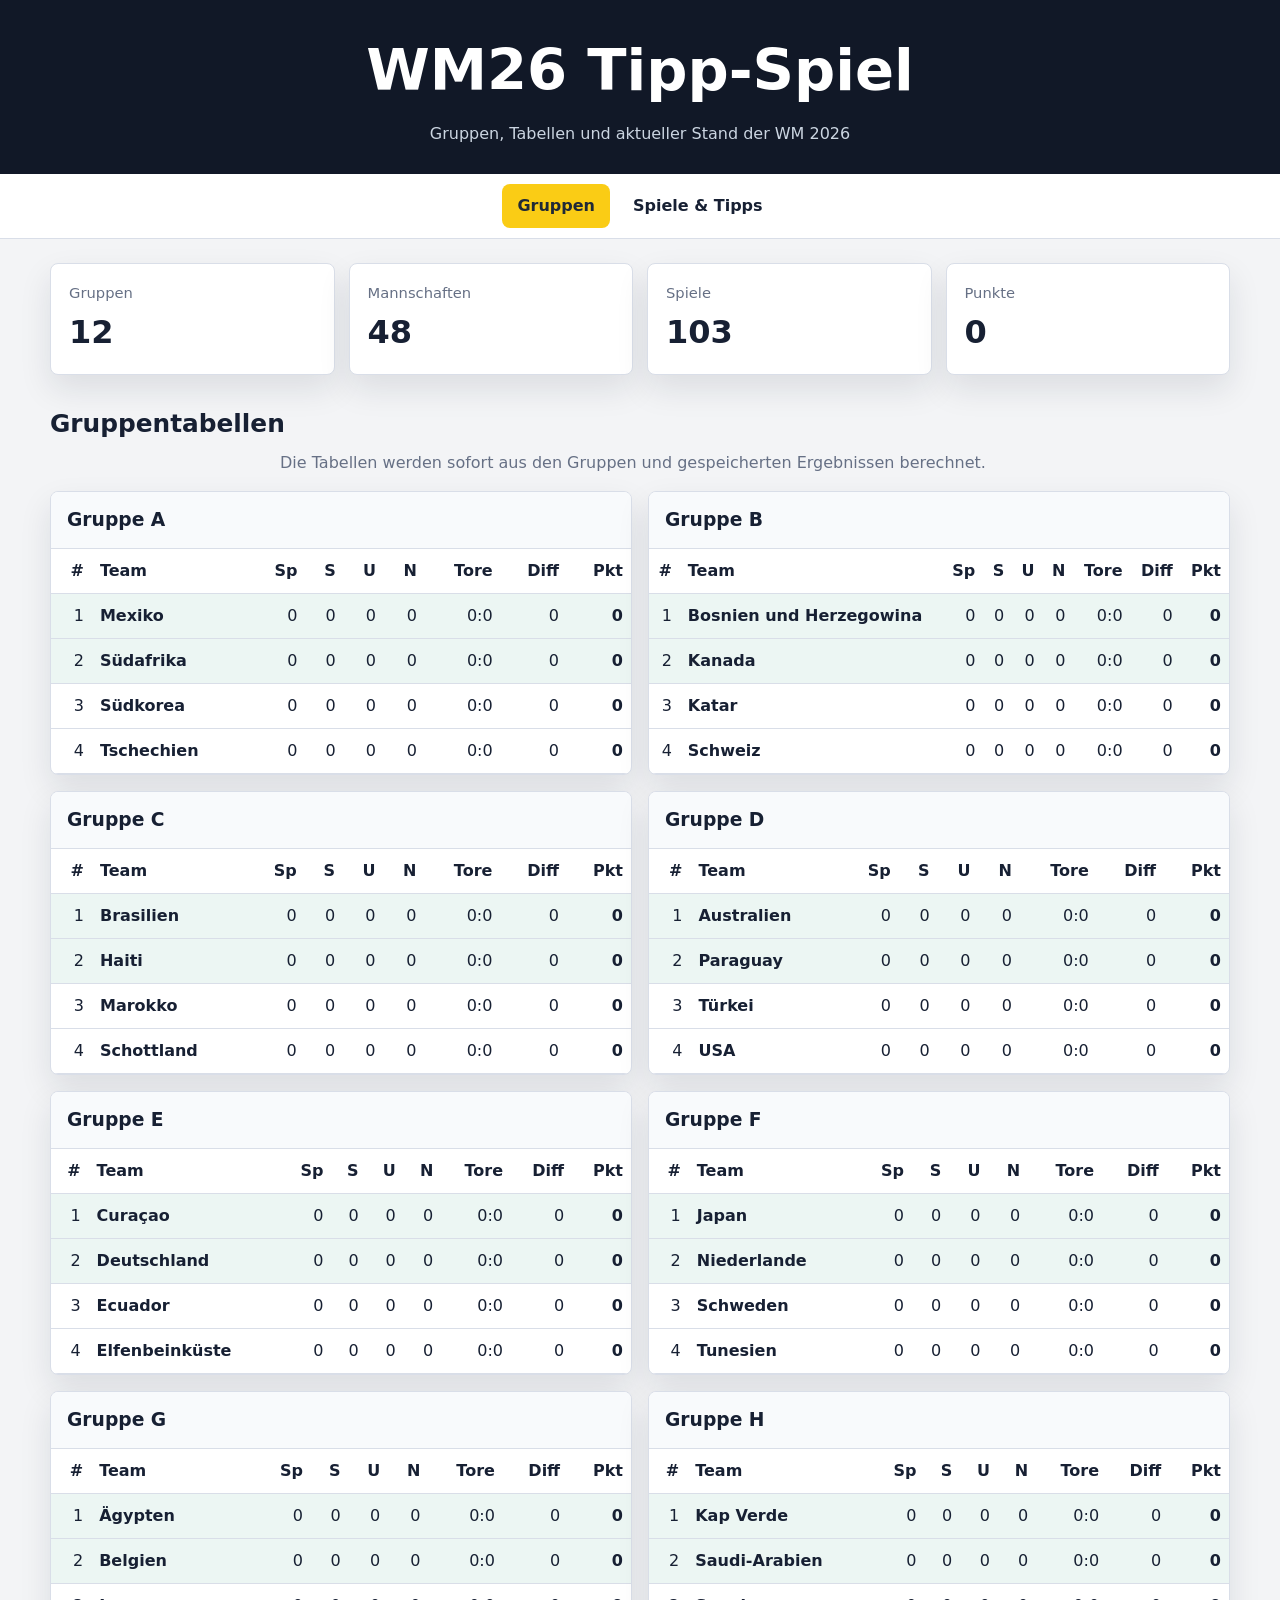
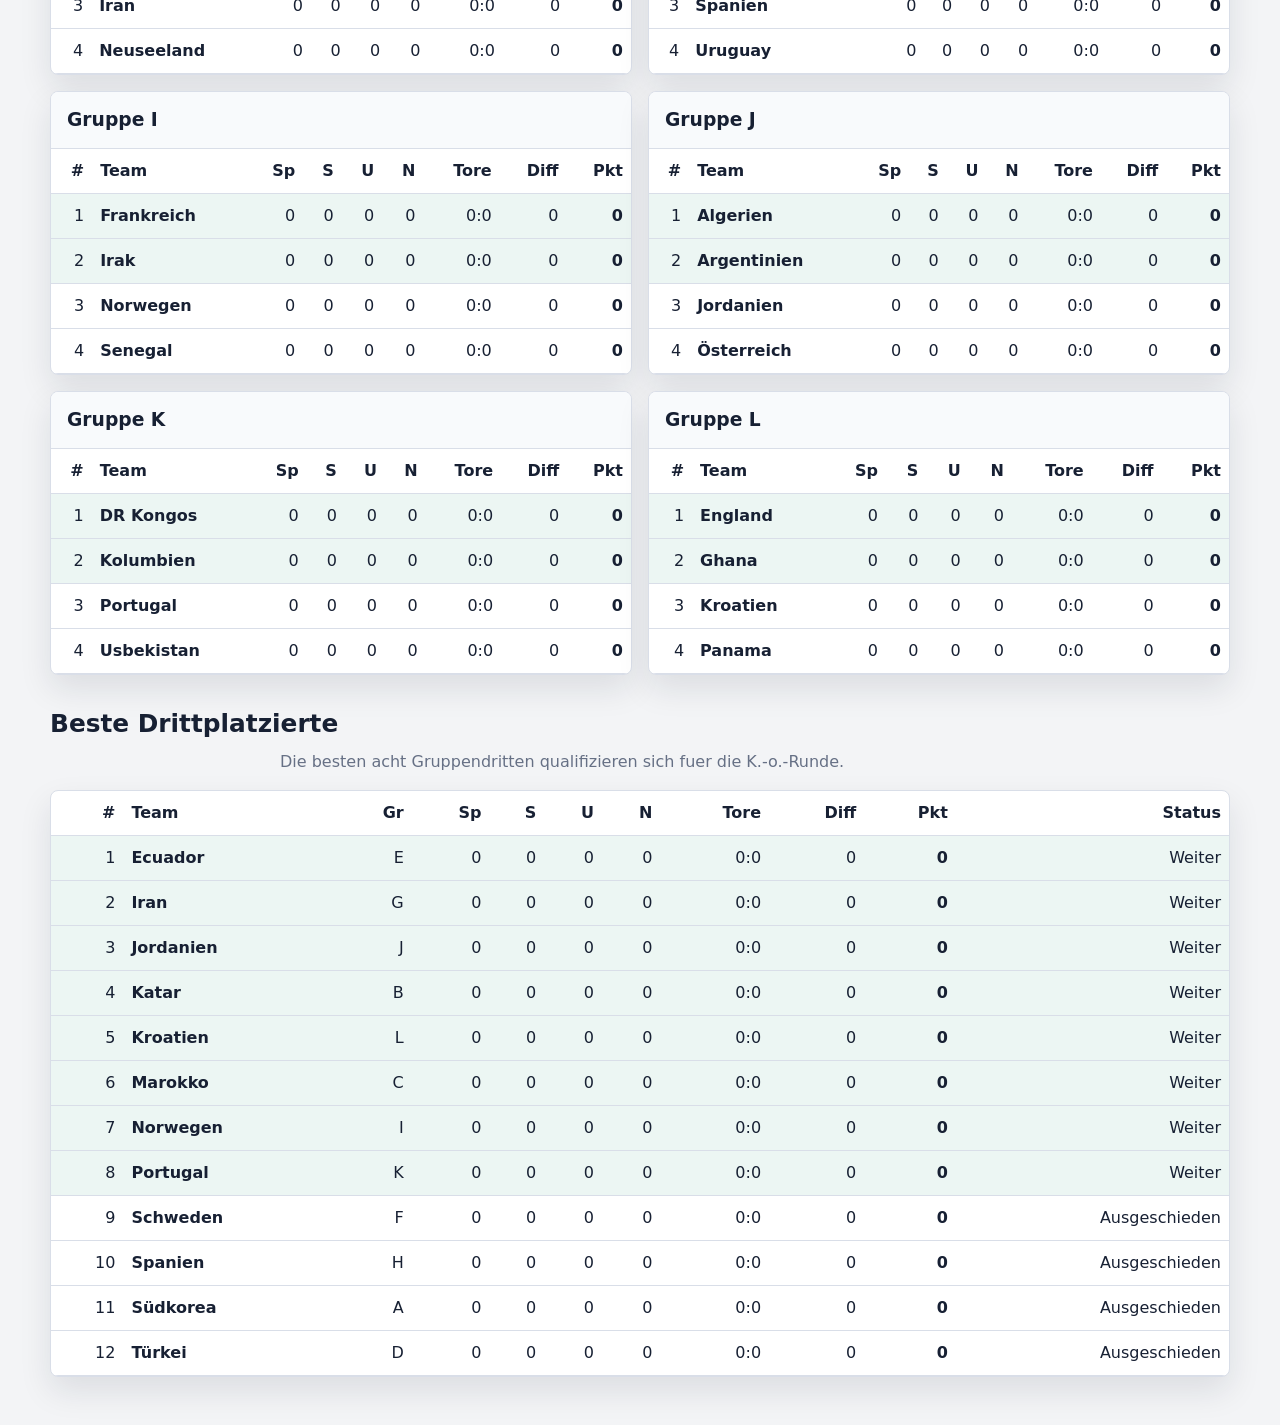
<file: index.html>
<!doctype html>
<html lang="de">
  <head>
    <meta charset="UTF-8" />
    <meta name="viewport" content="width=device-width, initial-scale=1.0" />
    <title>WM26 Tipp-Spiel | Gruppen</title>
    <link rel="stylesheet" href="style.css" />
    <link rel="manifest" href="manifest.json" />
    <meta name="theme-color" content="#facc15" />
    <link rel="apple-touch-icon" href="icons/icon-512.png" />
  </head>

  <body>
    <header class="app-header">
      <h1>WM26 Tipp-Spiel</h1>
      <p>Gruppen, Tabellen und aktueller Stand der WM 2026</p>
    </header>

    <nav class="main-nav" aria-label="Hauptnavigation">
      <a href="index.html" class="active" aria-current="page">Gruppen</a>
      <a href="spiele.html">Spiele & Tipps</a>
    </nav>

    <main class="app">
      <section class="stats-grid" aria-label="Übersicht">
        <div class="stat-card">
          <span>Gruppen</span>
          <strong id="totalGroups">0</strong>
        </div>

        <div class="stat-card">
          <span>Mannschaften</span>
          <strong id="totalTeams">0</strong>
        </div>

        <div class="stat-card">
          <span>Spiele</span>
          <strong id="totalMatches">0</strong>
        </div>

        <div class="stat-card">
          <span>Punkte</span>
          <strong id="totalPoints">0</strong>
        </div>
      </section>

      <section class="section-header">
        <h2>Gruppentabellen</h2>
        <p>Die Tabellen werden sofort aus den Gruppen und gespeicherten Ergebnissen berechnet.</p>
      </section>

      <section id="groupsContainer" class="groups-container" aria-live="polite"></section>

      <section class="section-header">
        <h2>Beste Drittplatzierte</h2>
        <p>Die besten acht Gruppendritten qualifizieren sich fuer die K.-o.-Runde.</p>
      </section>

      <section id="thirdPlaceContainer" class="third-place-container" aria-live="polite"></section>
    </main>

    <script src="data/groups.js"></script>
    <script src="data/matches.js"></script>
    <script src="js/index.js"></script>
  </body>
</html>
</file>
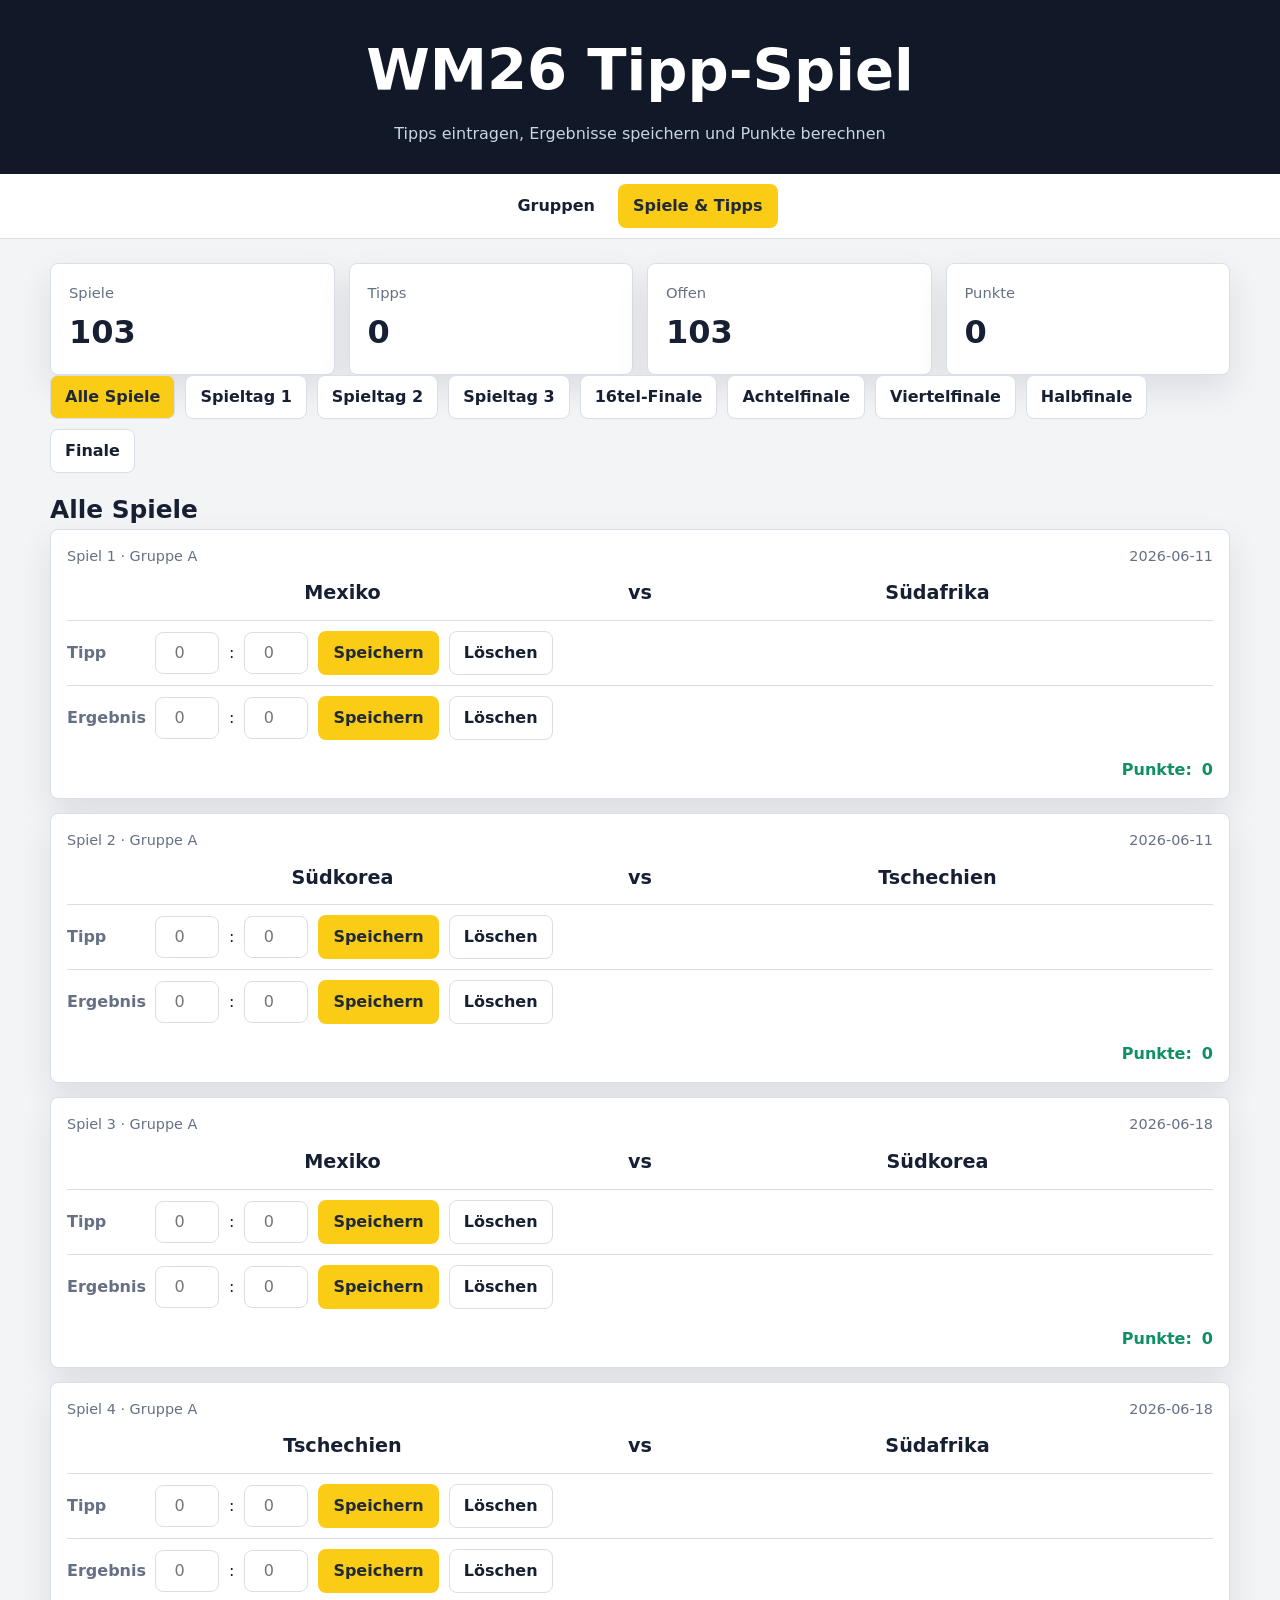
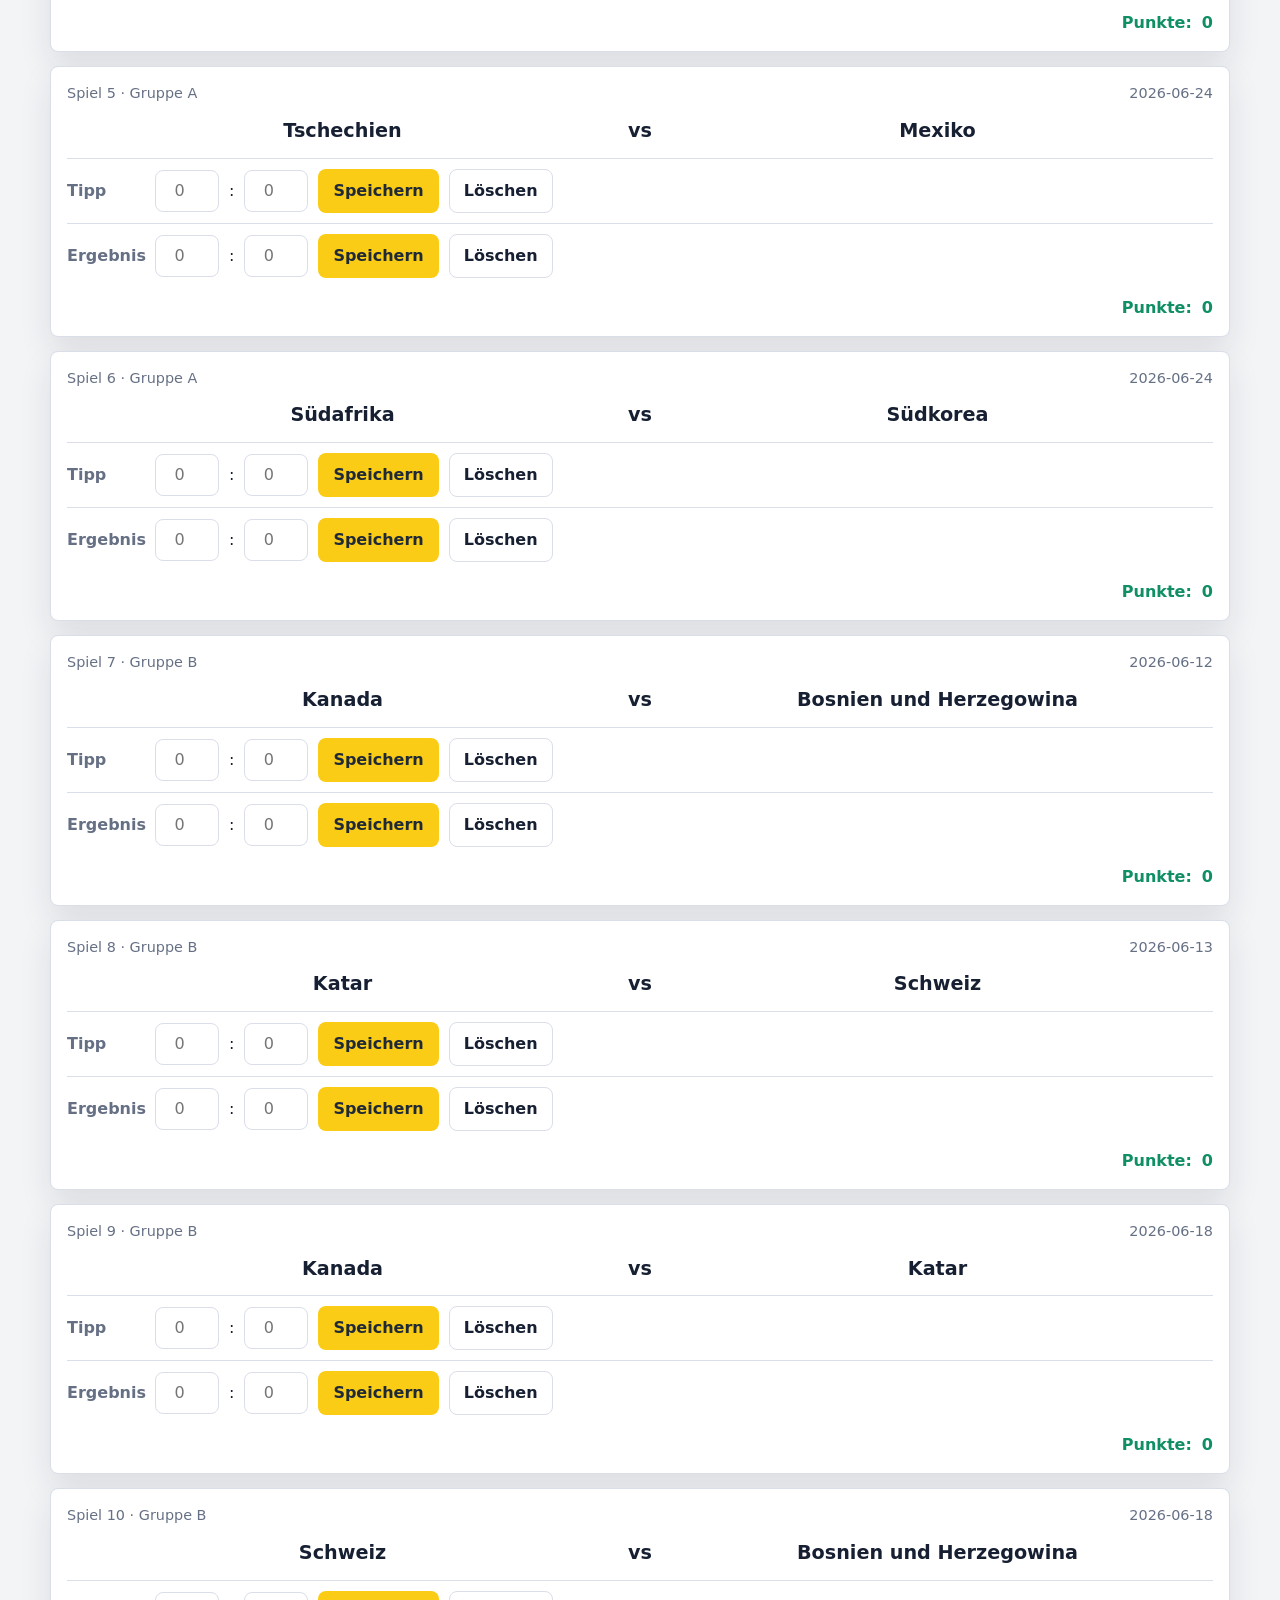
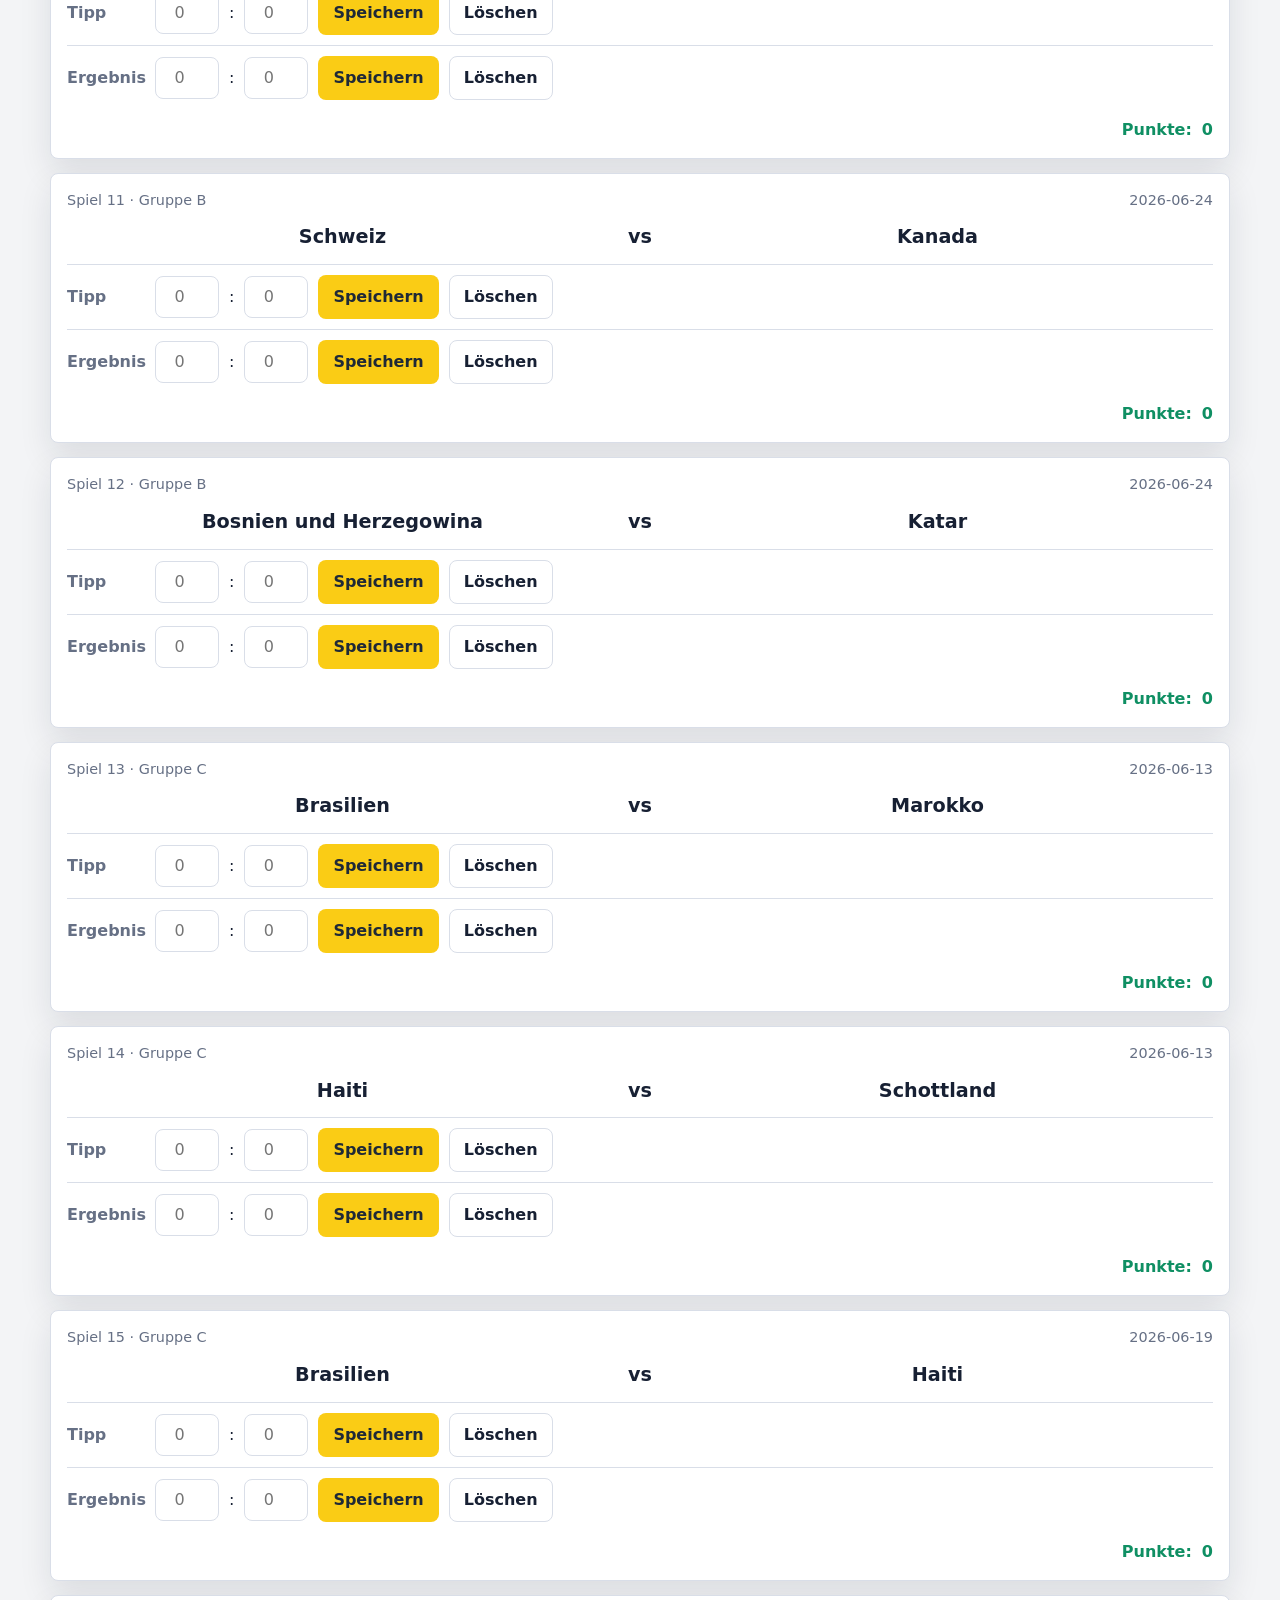
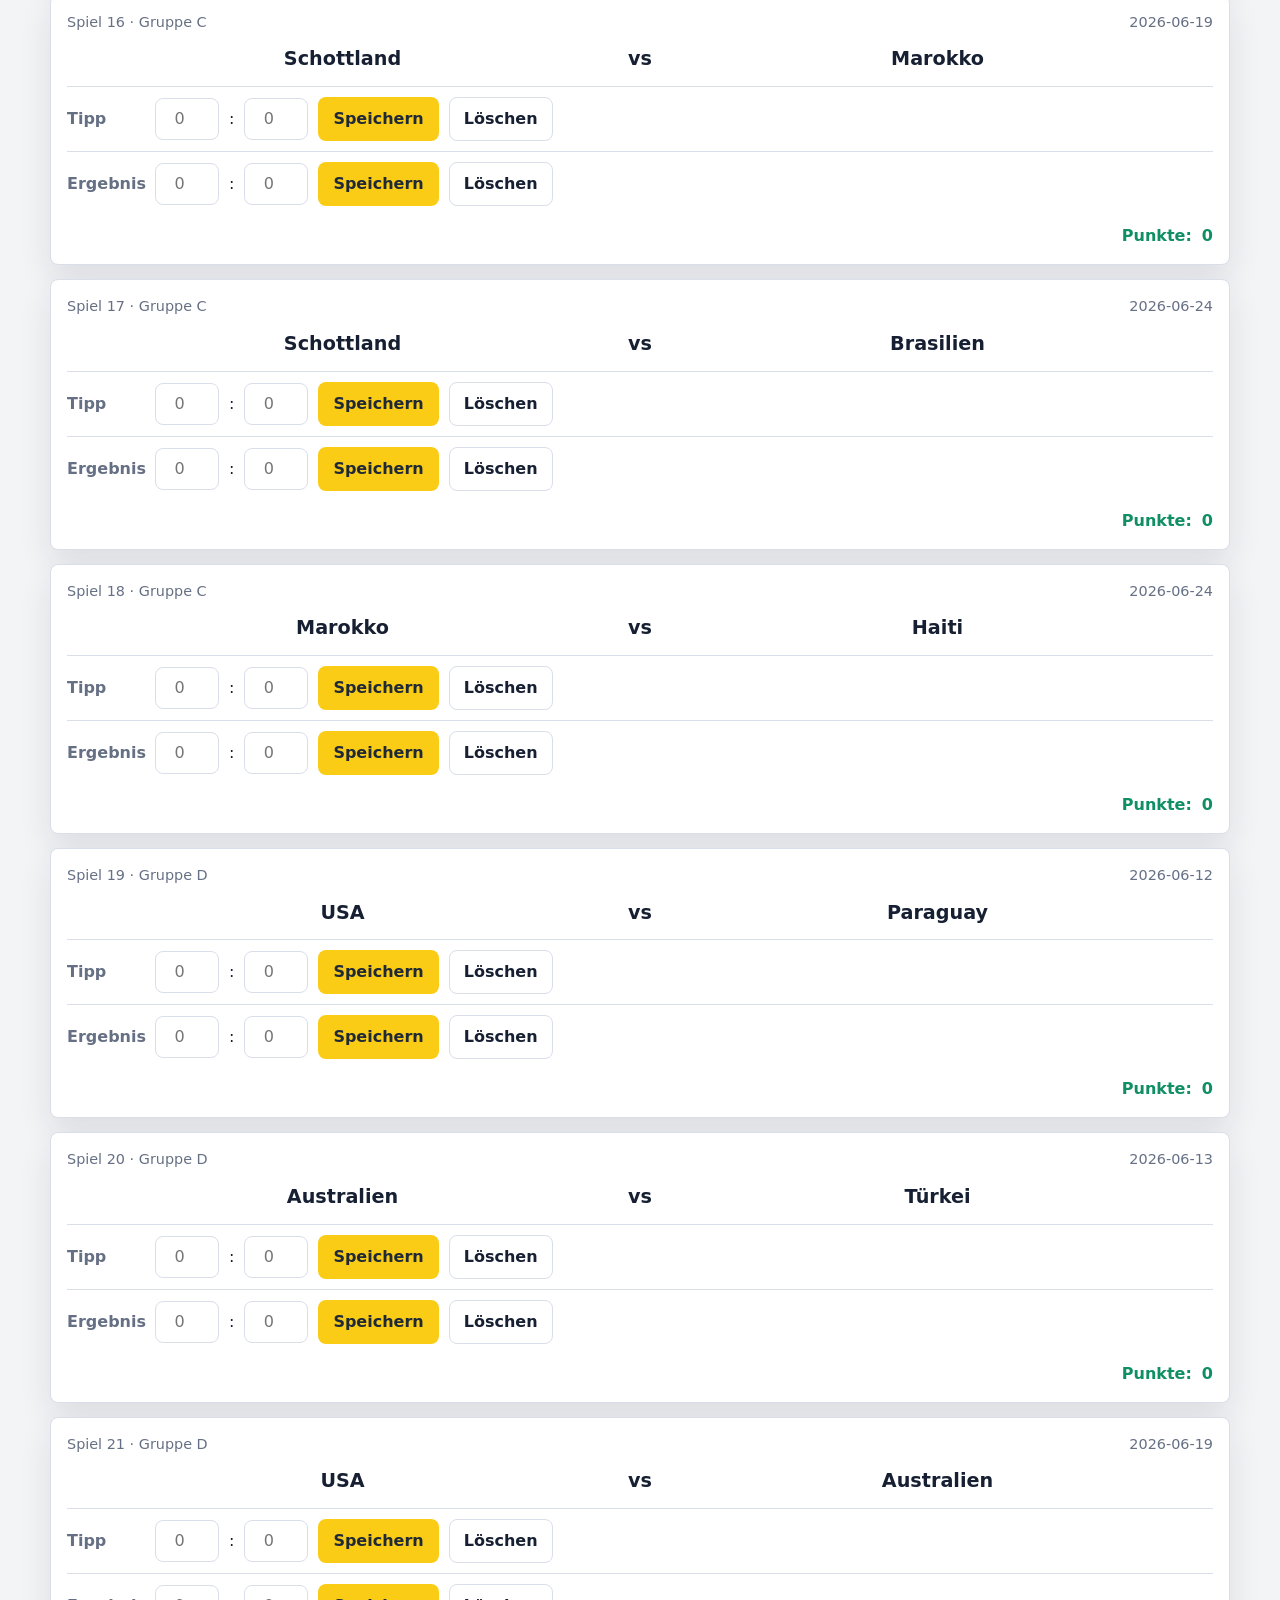
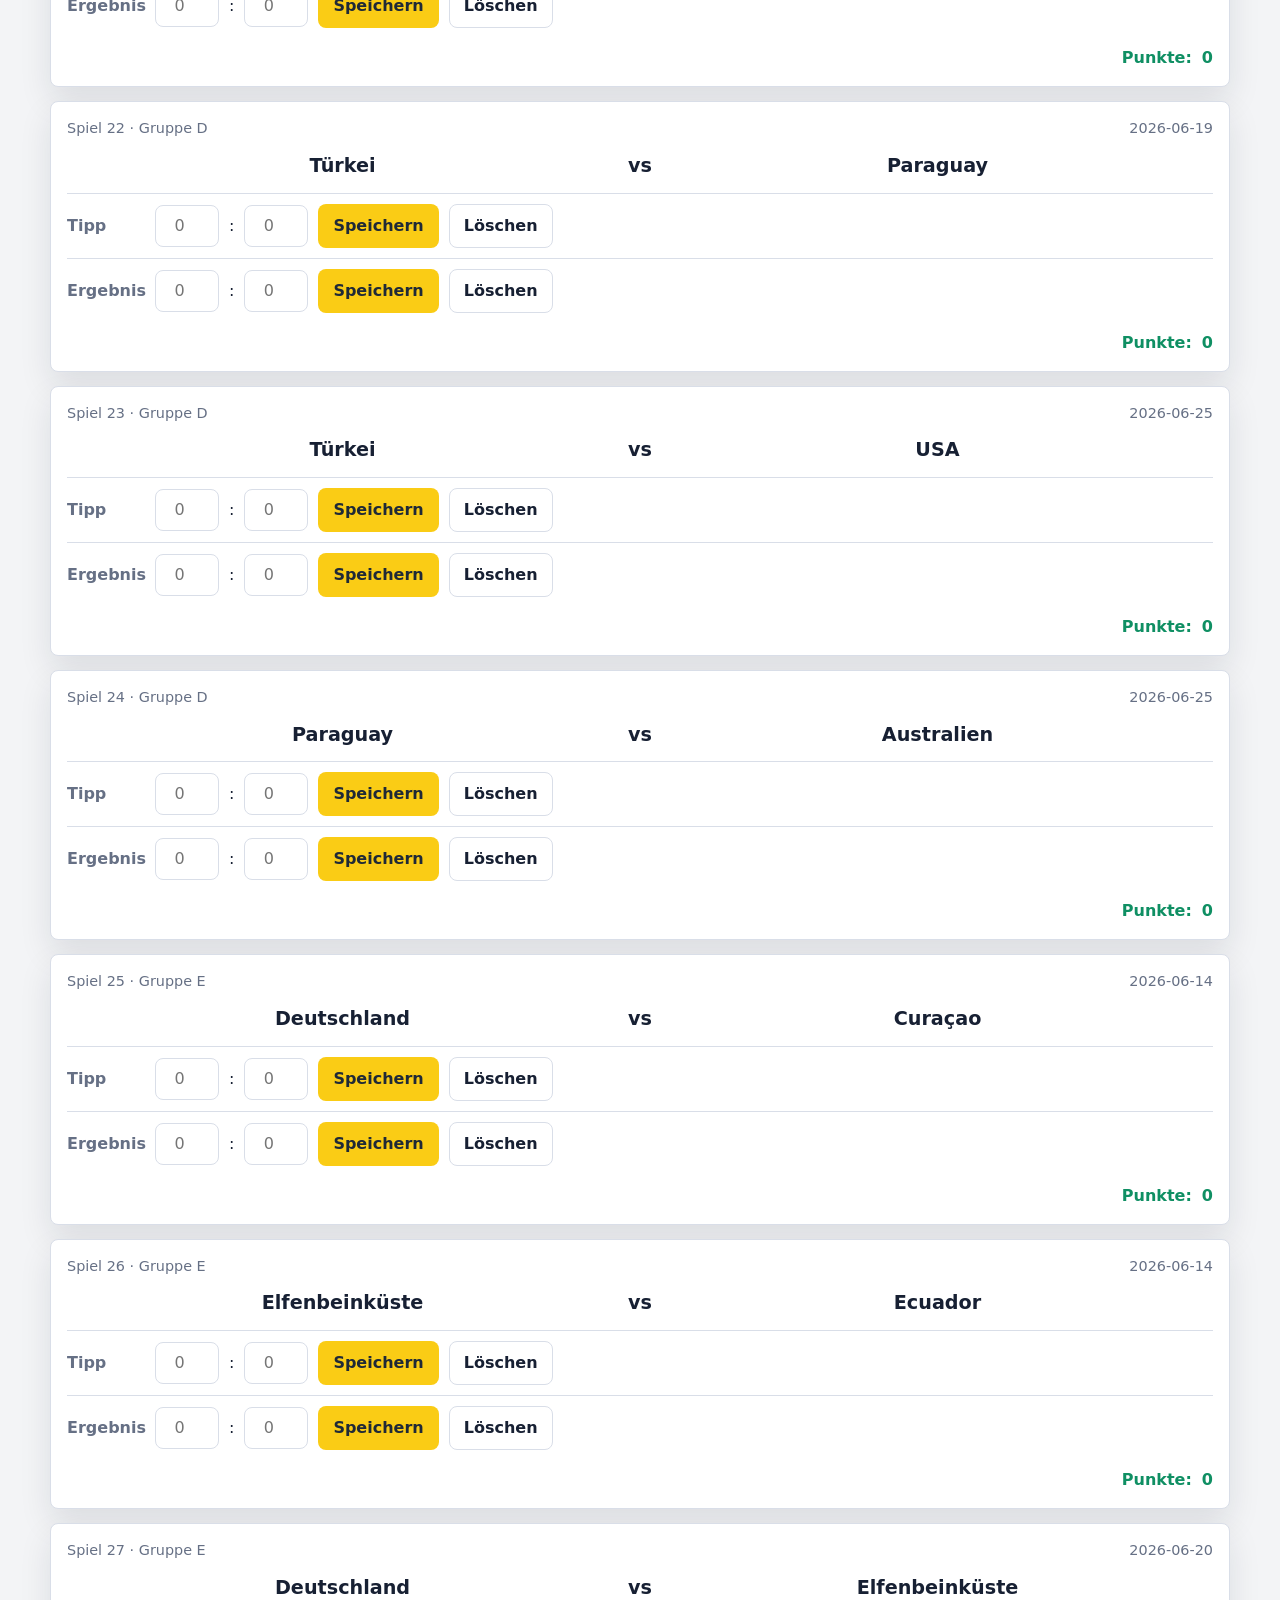
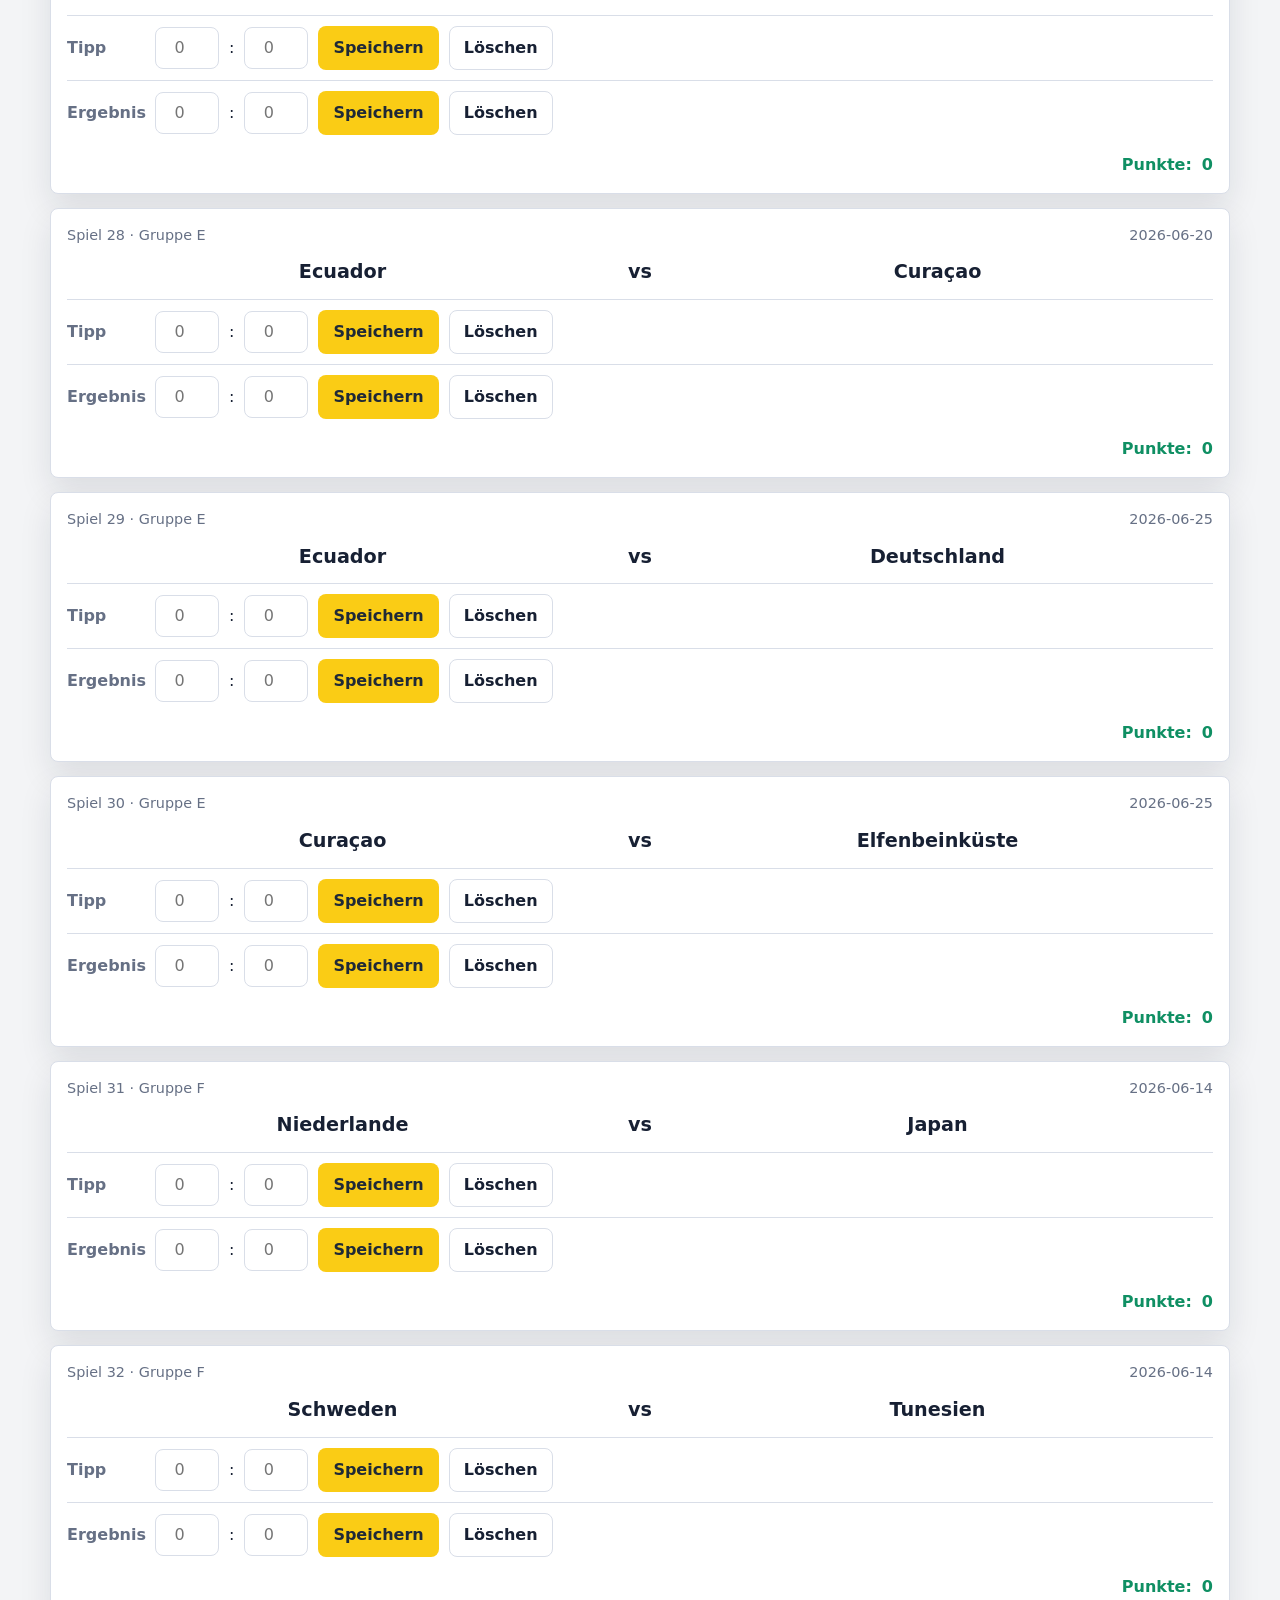
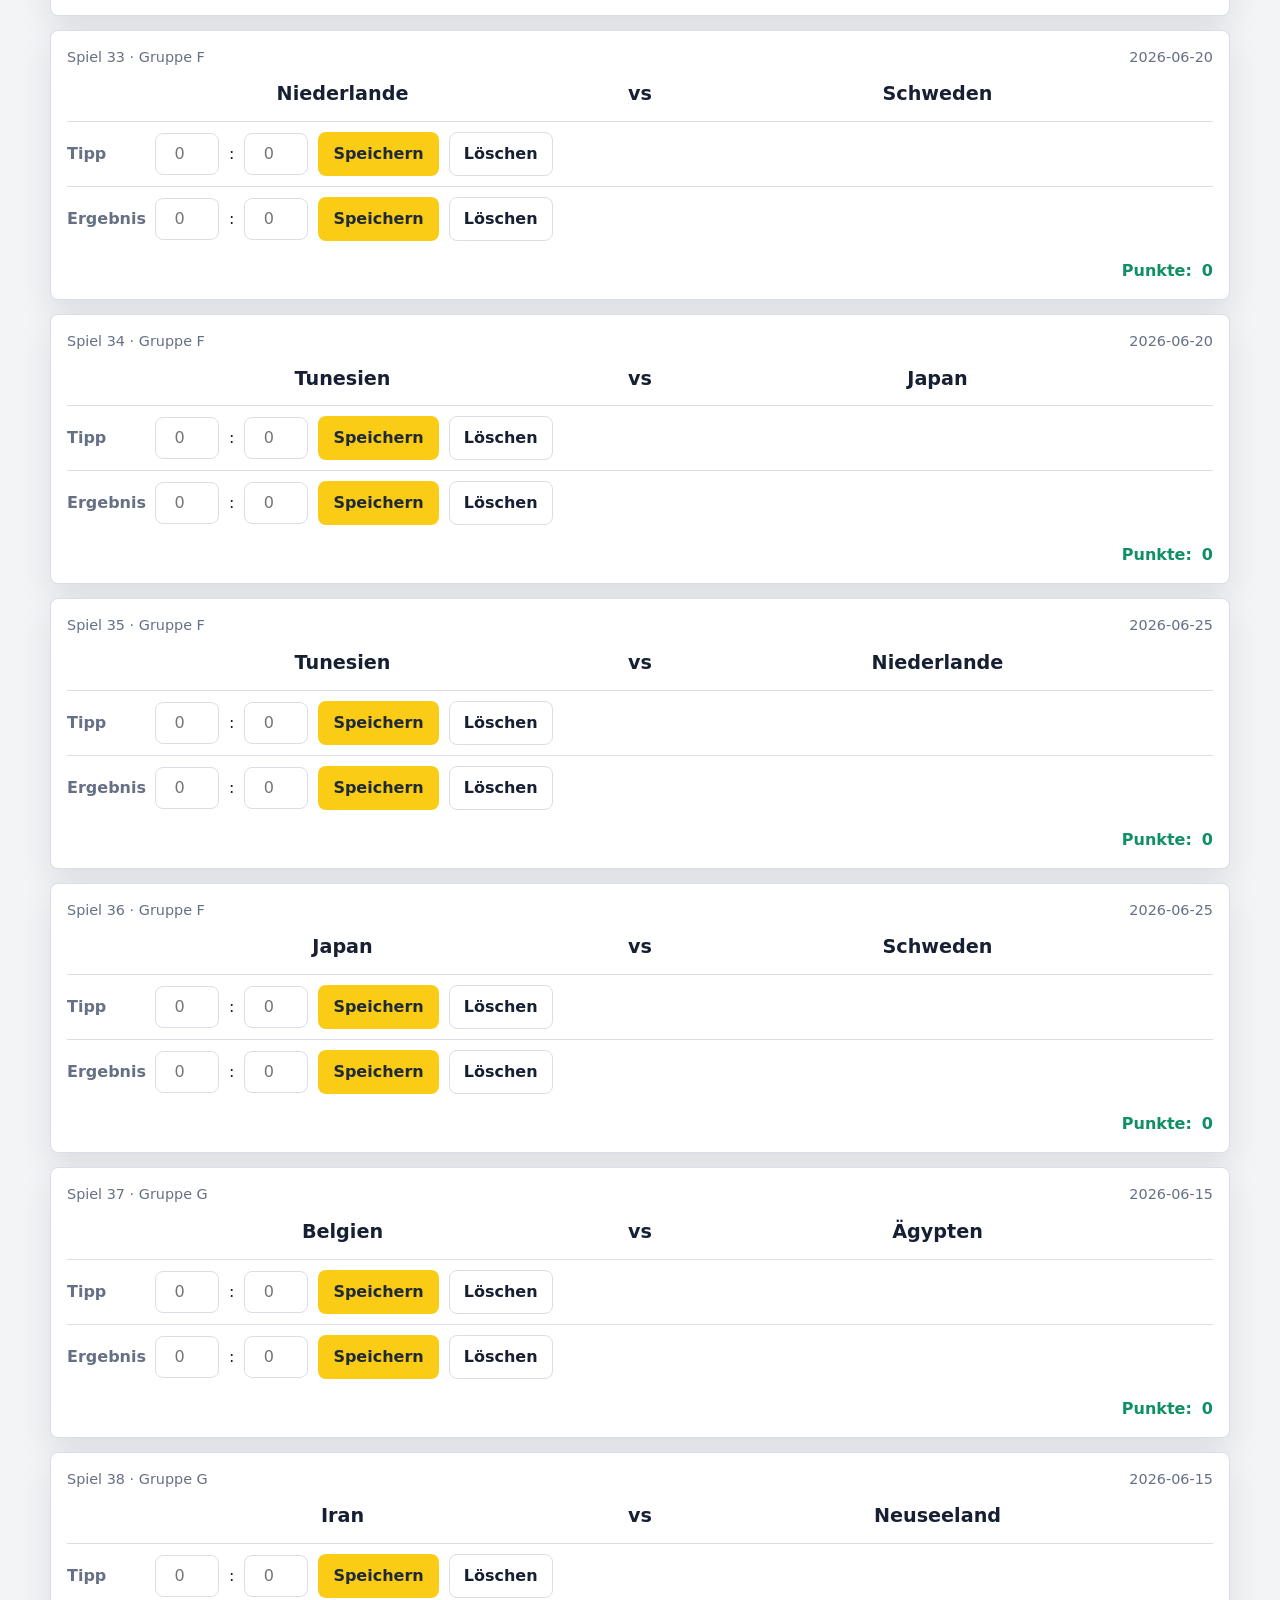
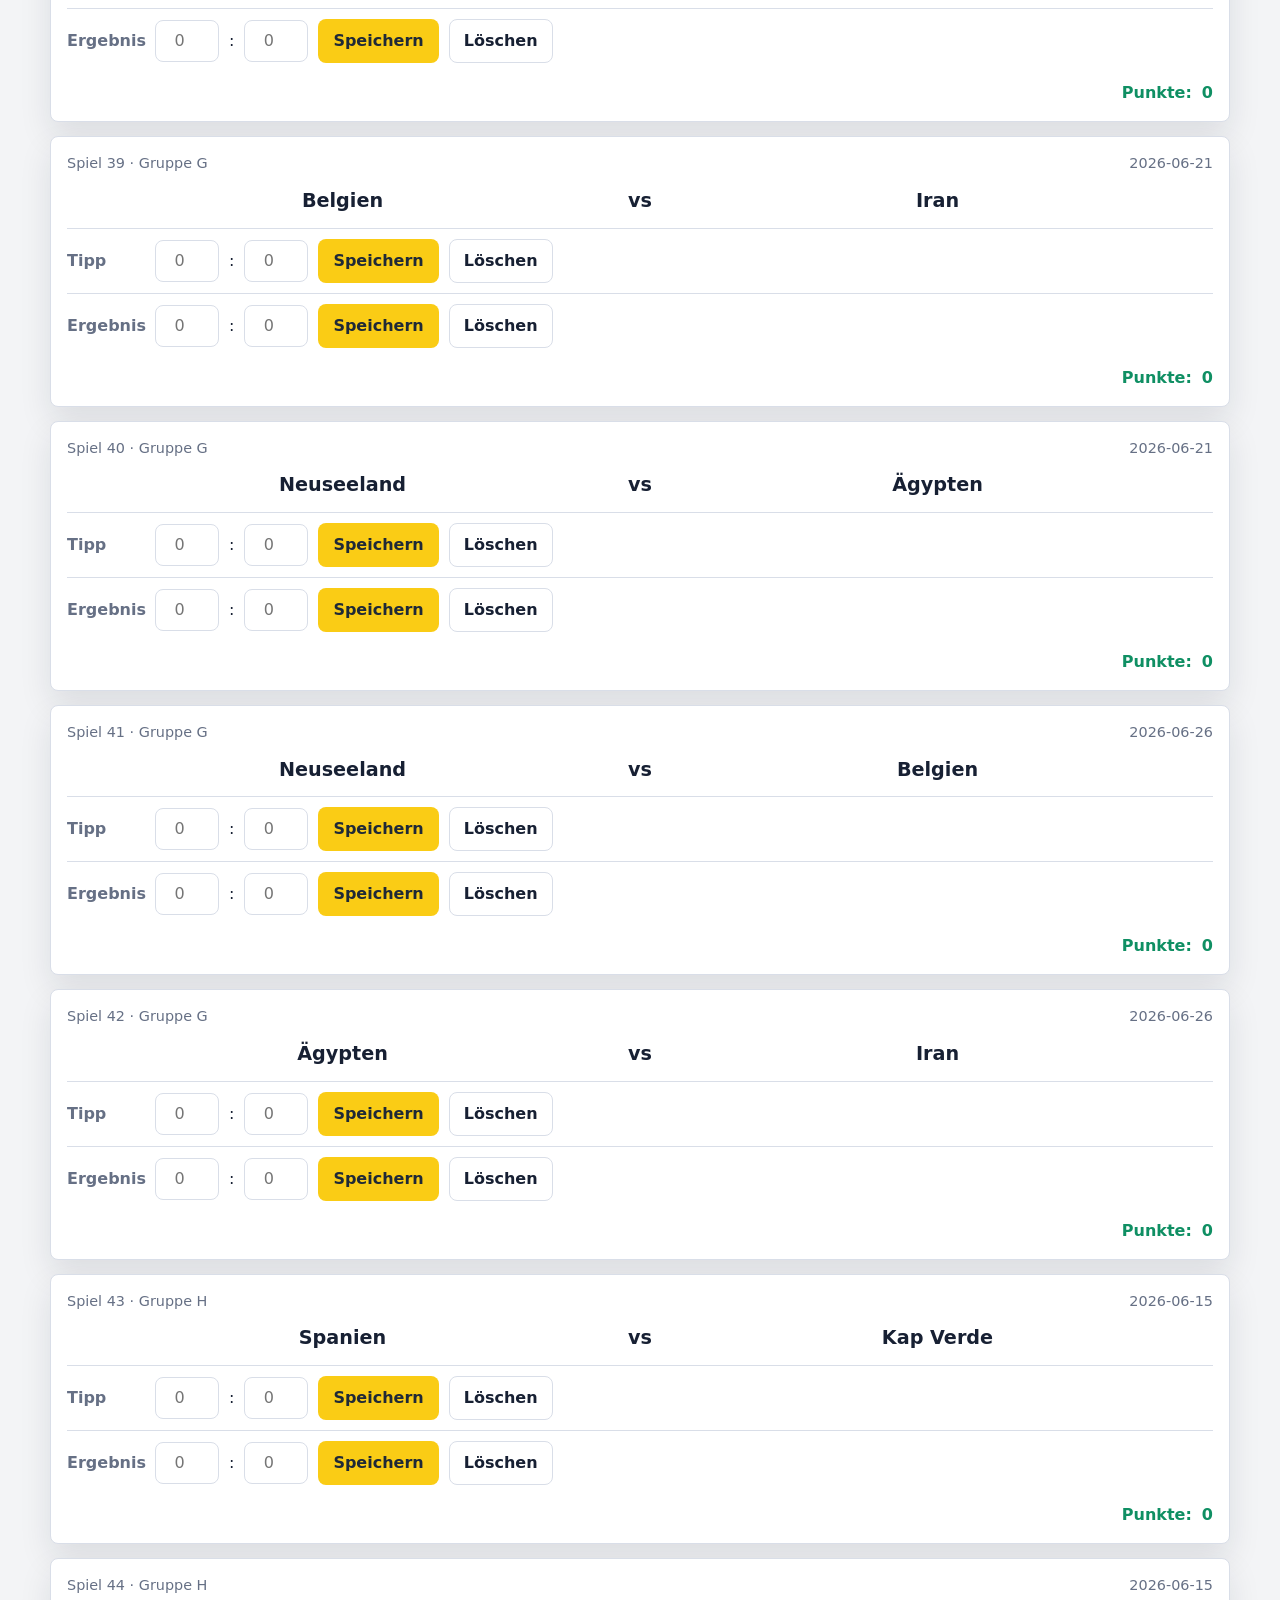
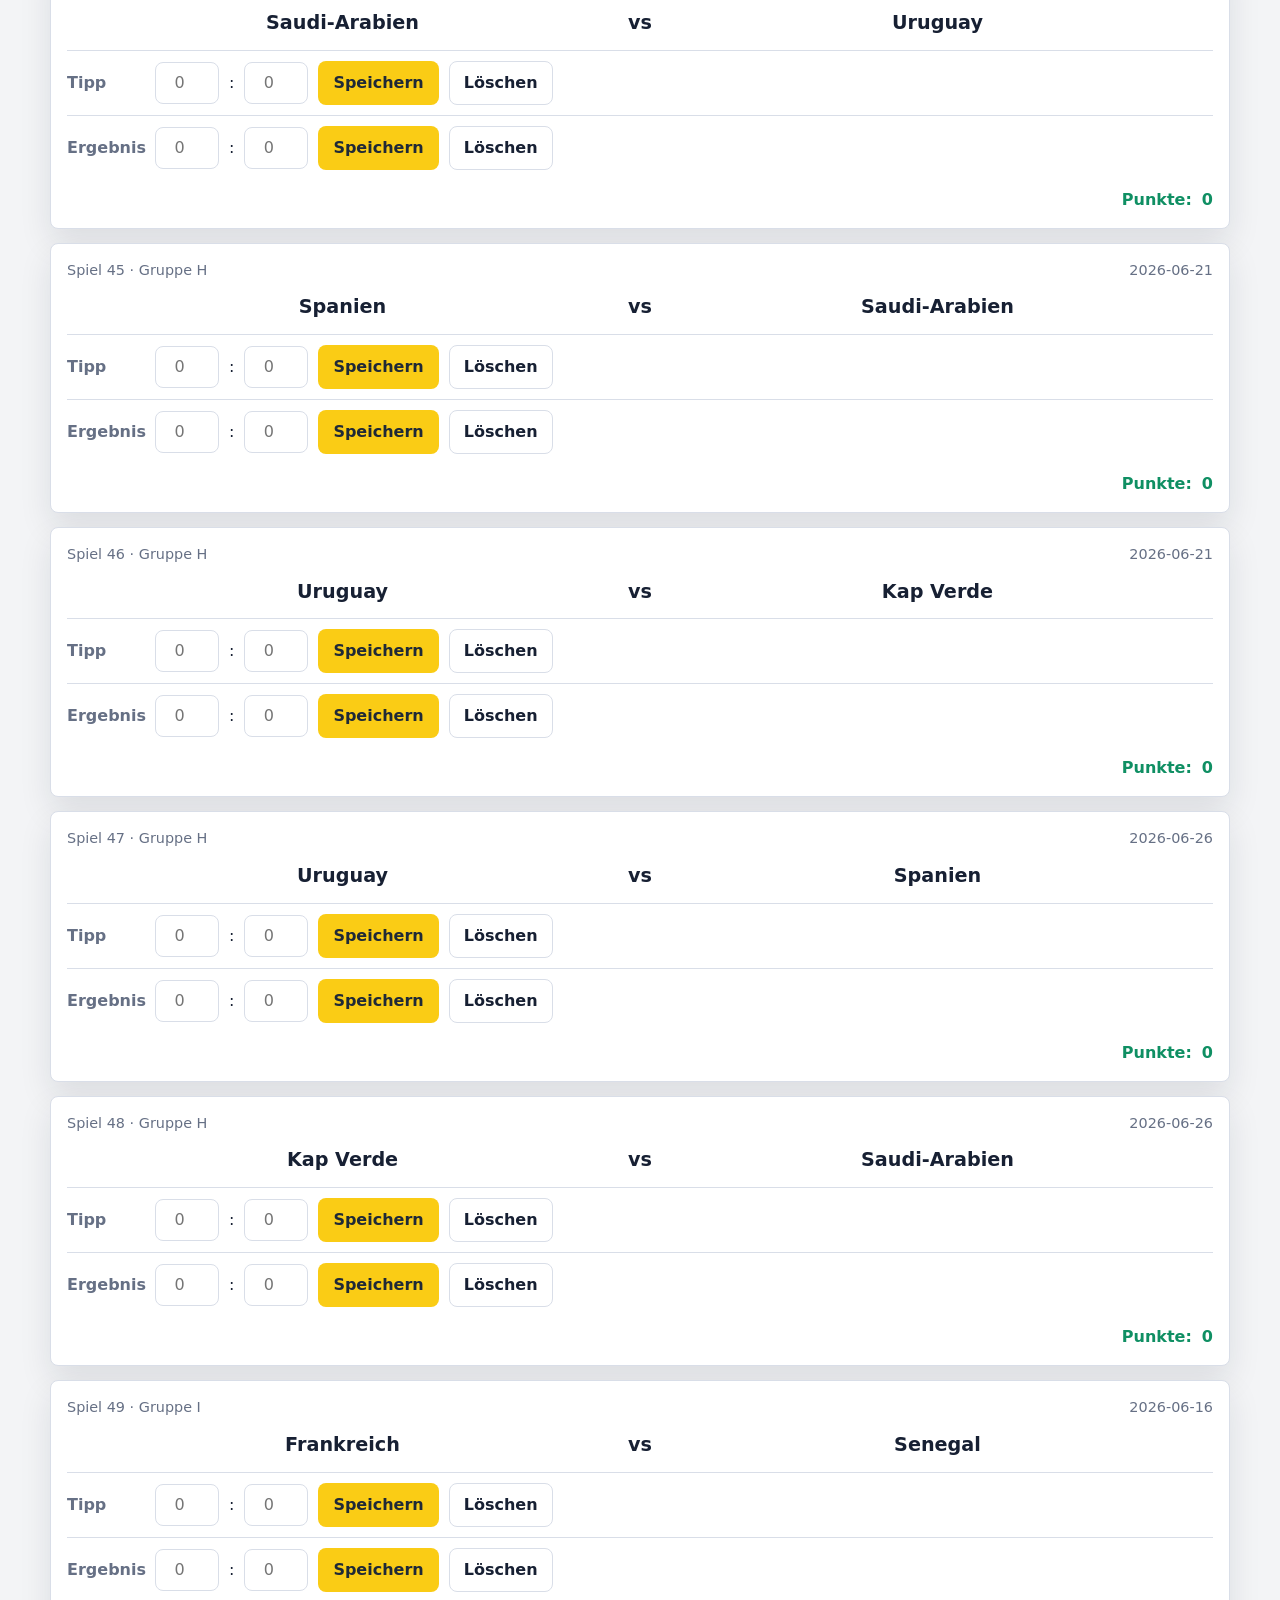
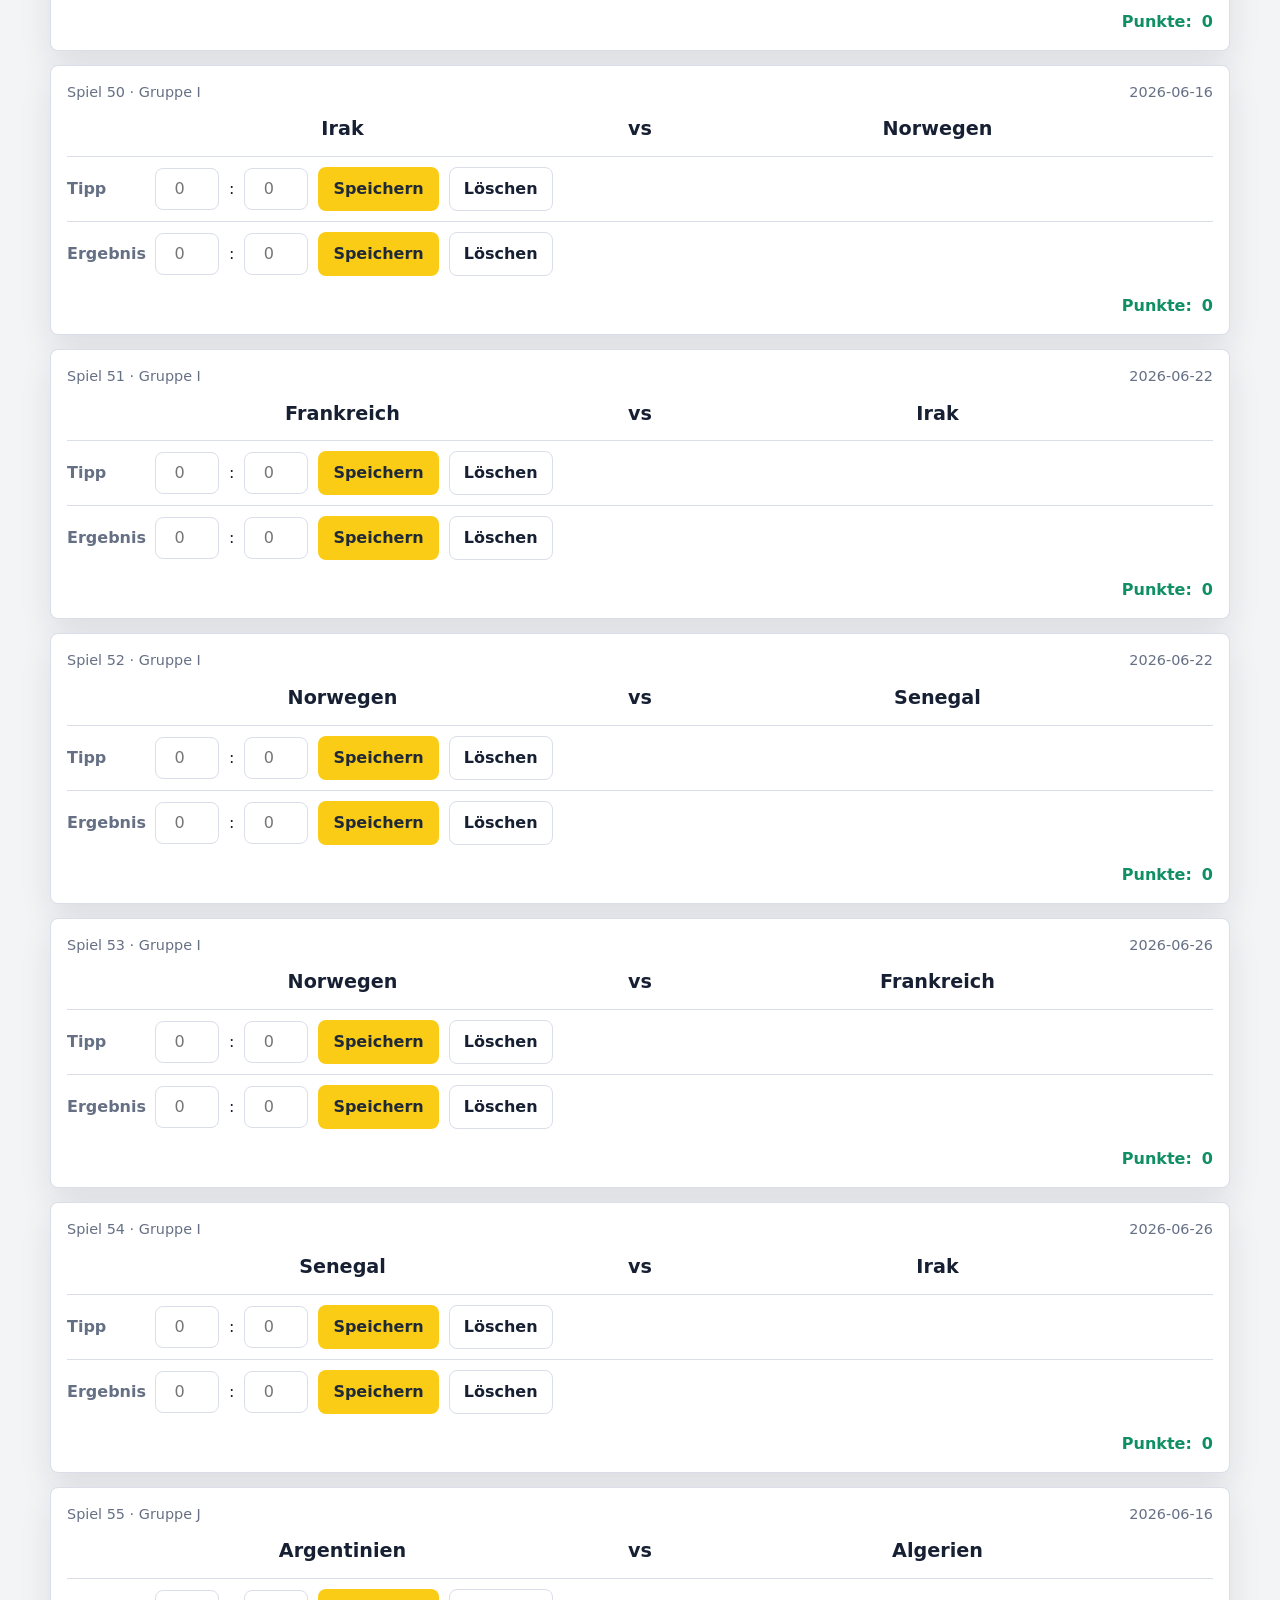
<file: spiele.html>
<!doctype html>
<html lang="de">
  <head>
    <meta charset="UTF-8" />
    <meta name="viewport" content="width=device-width, initial-scale=1.0" />
    <title>WM26 Tipp-Spiel | Spiele</title>
    <link rel="stylesheet" href="style.css" />
    <link rel="manifest" href="manifest.json" />
    <meta name="theme-color" content="#facc15" />
    <link rel="apple-touch-icon" href="icons/icon-512.png" />
  </head>

  <body>
    <header class="app-header">
      <h1>WM26 Tipp-Spiel</h1>
      <p>Tipps eintragen, Ergebnisse speichern und Punkte berechnen</p>
    </header>

    <nav class="main-nav" aria-label="Hauptnavigation">
      <a href="index.html">Gruppen</a>
      <a href="spiele.html" class="active" aria-current="page">Spiele & Tipps</a>
    </nav>

    <main class="app">
      <section class="stats-grid" aria-label="Übersicht">
        <div class="stat-card">
          <span>Spiele</span>
          <strong id="totalMatches">0</strong>
        </div>
        <div class="stat-card">
          <span>Tipps</span>
          <strong id="totalTips">0</strong>
        </div>
        <div class="stat-card">
          <span>Offen</span>
          <strong id="openTips">0</strong>
        </div>
        <div class="stat-card">
          <span>Punkte</span>
          <strong id="totalPoints">0</strong>
        </div>
      </section>

      <section class="filters" aria-label="Spiele filtern">
        <button class="filter-btn active" type="button" data-view="all">Alle Spiele</button>
        <button class="filter-btn" type="button" data-view="matchday-1">Spieltag 1</button>
        <button class="filter-btn" type="button" data-view="matchday-2">Spieltag 2</button>
        <button class="filter-btn" type="button" data-view="matchday-3">Spieltag 3</button>
        <button class="filter-btn" type="button" data-view="round-32">16tel-Finale</button>
        <button class="filter-btn" type="button" data-view="round-16">Achtelfinale</button>
        <button class="filter-btn" type="button" data-view="quarter-final">Viertelfinale</button>
        <button class="filter-btn" type="button" data-view="semi-final">Halbfinale</button>
        <button class="filter-btn" type="button" data-view="final">Finale</button>
      </section>

      <section id="groupMatchesContainer" class="matches-container" aria-live="polite"></section>
    </main>

    <script src="data/groups.js"></script>
    <script src="data/matches.js"></script>
    <script src="js/spiele.js"></script>
  </body>
</html>
</file>
<file: style.css>
:root {
  color-scheme: light;
  --bg: #f3f4f6;
  --panel: #ffffff;
  --text: #172033;
  --muted: #667085;
  --line: #d9dee8;
  --accent: #facc15;
  --accent-strong: #a16207;
  --green: #0f8f63;
  --shadow: 0 14px 32px rgba(23, 32, 51, 0.1);
}

* {
  box-sizing: border-box;
}

body {
  margin: 0;
  min-height: 100vh;
  background: var(--bg);
  color: var(--text);
  font-family: system-ui, -apple-system, BlinkMacSystemFont, "Segoe UI", sans-serif;
  line-height: 1.5;
}

.app-header {
  background: #111827;
  color: #ffffff;
  padding: 28px 18px;
  text-align: center;
}

.app-header h1 {
  margin: 0;
  font-size: clamp(2rem, 5vw, 3.6rem);
  letter-spacing: 0;
}

.app-header p,
.section-header p {
  margin: 8px auto 0;
  max-width: 720px;
  color: #cbd5e1;
}

.main-nav {
  position: sticky;
  top: 0;
  z-index: 10;
  display: flex;
  justify-content: center;
  gap: 8px;
  padding: 10px;
  background: rgba(255, 255, 255, 0.94);
  border-bottom: 1px solid var(--line);
  backdrop-filter: blur(10px);
}

.main-nav a,
.filter-btn,
button {
  min-height: 40px;
  border: 1px solid transparent;
  border-radius: 8px;
  padding: 9px 14px;
  font: inherit;
  font-weight: 700;
  text-decoration: none;
  cursor: pointer;
}

.main-nav a {
  color: var(--text);
}

.main-nav a.active,
.filter-btn.active,
button {
  background: var(--accent);
  color: #1f2937;
}

.main-nav a:hover,
.filter-btn:hover,
button:hover {
  border-color: var(--accent-strong);
}

.app {
  width: min(1180px, calc(100% - 28px));
  margin: 24px auto 48px;
}

.stats-grid {
  display: grid;
  grid-template-columns: repeat(4, minmax(0, 1fr));
  gap: 14px;
}

.stat-card,
.group-card,
.match-card {
  background: var(--panel);
  border: 1px solid var(--line);
  border-radius: 8px;
  box-shadow: var(--shadow);
}

.stat-card {
  padding: 18px;
}

.stat-card span {
  display: block;
  color: var(--muted);
  font-size: 0.92rem;
}

.stat-card strong {
  display: block;
  margin-top: 4px;
  font-size: 2rem;
}

.section-header {
  margin: 30px 0 16px;
}

.section-header h2,
.group-matches-section h2 {
  margin: 0;
  font-size: 1.55rem;
}

.section-header p {
  color: var(--muted);
}

.groups-container {
  display: grid;
  grid-template-columns: repeat(2, minmax(0, 1fr));
  gap: 16px;
}

.third-place-container {
  margin-top: 16px;
}

.group-card {
  overflow: hidden;
}

.group-card h3 {
  margin: 0;
  padding: 14px 16px;
  background: #f8fafc;
  border-bottom: 1px solid var(--line);
}

.table-scroll {
  overflow-x: auto;
}

.group-table {
  width: 100%;
  min-width: 570px;
  border-collapse: collapse;
}

.group-table th,
.group-table td {
  padding: 10px 8px;
  border-bottom: 1px solid var(--line);
  text-align: right;
  white-space: nowrap;
}

.group-table th:nth-child(2),
.group-table td:nth-child(2) {
  text-align: left;
}

.group-table tbody tr:nth-child(-n + 2) th,
.group-table tbody tr:nth-child(-n + 2) td {
  background: rgba(15, 143, 99, 0.08);
}

.third-place-table {
  min-width: 760px;
}

.third-place-table tbody tr:nth-child(-n + 2) th,
.third-place-table tbody tr:nth-child(-n + 2) td {
  background: transparent;
}

.third-place-table tbody tr.qualified-third th,
.third-place-table tbody tr.qualified-third td {
  background: rgba(15, 143, 99, 0.08);
}

.filters {
  display: flex;
  flex-wrap: wrap;
  gap: 10px;
  margin-bottom: 18px;
}

.filter-btn {
  background: #ffffff;
  color: var(--text);
  border-color: var(--line);
}

.group-matches-list {
  display: grid;
  gap: 14px;
}

.match-card {
  padding: 16px;
}

.match-top,
.teams,
.score-row,
.points-row {
  display: flex;
  align-items: center;
  gap: 10px;
}

.match-top {
  justify-content: space-between;
  color: var(--muted);
  font-size: 0.9rem;
}

.teams {
  justify-content: center;
  margin: 12px 0;
  font-size: 1.2rem;
  font-weight: 800;
  text-align: center;
}

.teams span {
  flex: 1;
}

.score-row {
  flex-wrap: wrap;
  padding: 10px 0;
  border-top: 1px solid var(--line);
}

.score-row > span:first-child {
  width: 78px;
  color: var(--muted);
  font-weight: 700;
}

input[type="number"] {
  width: 64px;
  min-height: 40px;
  border: 1px solid var(--line);
  border-radius: 8px;
  padding: 8px;
  font: inherit;
  text-align: center;
}

button.secondary {
  background: #ffffff;
  color: var(--text);
  border-color: var(--line);
}

.points-row {
  justify-content: flex-end;
  margin-top: 8px;
  color: var(--green);
  font-weight: 700;
}

@media (max-width: 820px) {
  .stats-grid,
  .groups-container {
    grid-template-columns: 1fr;
  }

  .main-nav {
    align-items: stretch;
  }

  .main-nav a {
    flex: 1;
    text-align: center;
  }
}

@media (max-width: 560px) {
  .app {
    width: min(100% - 18px, 1180px);
    margin-top: 14px;
  }

  .stat-card {
    padding: 14px;
  }

  .score-row > span:first-child,
  .score-row button {
    width: 100%;
  }
}
</file>
